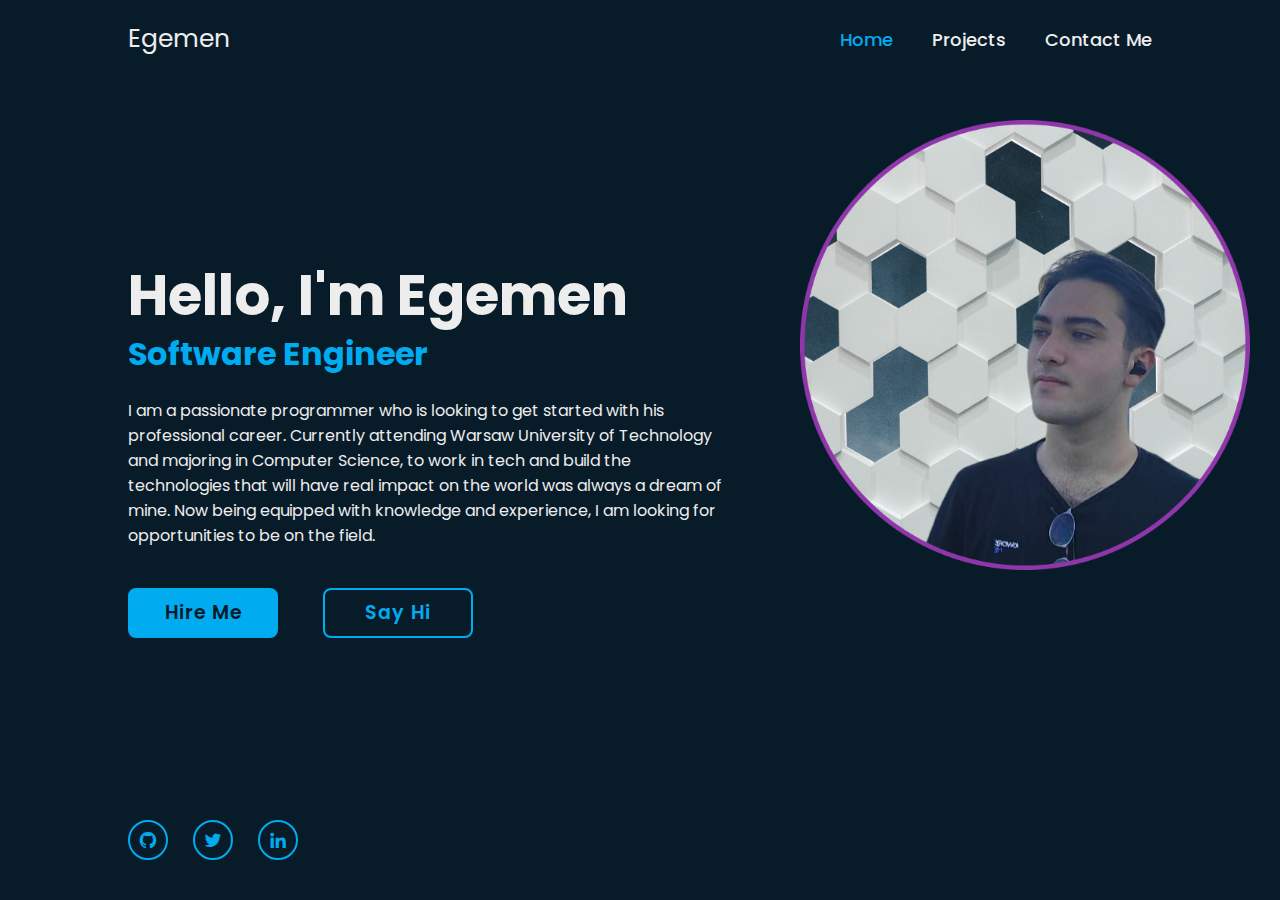
<file: index.html>
<!DOCTYPE html>
<html lang="en">
<head>
    <meta charset="UTF-8">
    <meta http-equiv="X-UA-Compatible" content="IE=edge">
    <meta name="viewport" content="width=device-width, initial-scale=1.0">
    <meta name="description" content="I am Egemen, a passionate software engineer who is looking to expand his knowledge and gain new experiences. Learn more about me and my work. ">
    <meta property="og:title" content="Egemen Inanc">
    <meta property="og:description" content="I am Egemen, a passionate software engineer who is looking to expand his knowledge and gain new experiences. Learn more about me and my work. ">
    <meta property="og:image" content="resources/images/pfp.png">
    <meta property="og:url" content="https://egemen-inanc.github.io/egemeninanc/">
    <meta property="og:type" content="website">
    <link href='https://unpkg.com/boxicons@2.1.4/css/
boxicons.min.css' rel='stylesheet'>
    <link rel="stylesheet" href="style.css">
    <link rel="icon" type="image/x-icon" href="resources/images/favicon.ico">
    <title>Egemen Inanc</title>
</head>
<body>
    <header class="header">
        <a href="#" class="logo">Egemen</a>
        <nav class="navbar">
            <a href="index.html" class = "active">Home</a>
            <a href="projects.html">Projects</a>
            <a href="contact-me.html">Contact Me</a>
        </nav>
    </header>
    <section class="home">
        <div class="home-content">
            <h1>Hello,  I'm Egemen</h1>
            <h3>Software Engineer</h3>
            <p>
                I am a passionate programmer who is looking to get started with his professional career.
                 Currently attending Warsaw University of Technology and majoring in Computer Science, 
                 to work in tech and build the technologies that will have real impact on the world was always a dream of mine.
                 Now being equipped with knowledge and experience, I am looking for opportunities to be on the field.
            </p>
            <div class="btn-box">
                <a href="mailto:egemen1692@hotmail.com?subject=Job Offer!">Hire Me</a>
                <a href="https://t.me/EgemenInanc">Say Hi</a>
            </div>
        <div class="home-sci">
            <a href="https://github.com/Egemen-Inanc"><i class='bx bxl-github'></i></a>
            <a href="https://twitter.com/therealegemen"><i class='bx bxl-twitter'></i></a>
            <a href="https://www.linkedin.com/in/egemen-inanc%F0%9F%91%BE-79519a187/"><i class='bx bxl-linkedin'></i></a>
        </div>
        <img class="home-img" src="resources\images\pfp.png"></img>
    </section>
</body>
</html>
</file>
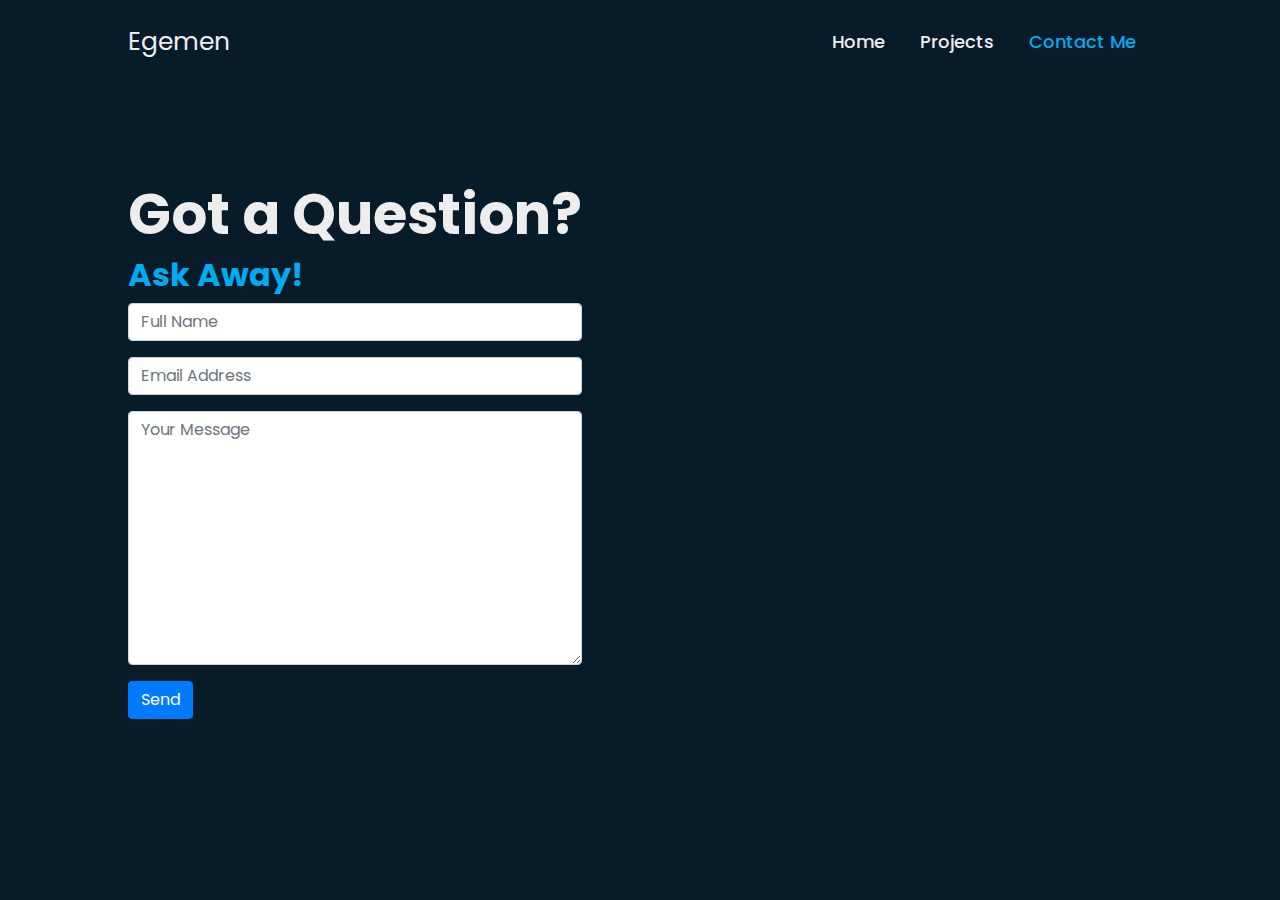
<file: contact-me.html>
<!DOCTYPE html>
<html lang="en">
<head>
    <meta charset="UTF-8">
    <meta name="viewport" content="width=device-width, initial-scale=1.0">
    <meta name="description" content="I am Egemen, a passionate software engineer who is looking to expand his knowledge and gain new experiences. Learn more about me and my work. ">
    <meta property="og:title" content="Egemen Inanc">
    <meta property="og:description" content="I am Egemen, a passionate software engineer who is looking to expand his knowledge and gain new experiences. Learn more about me and my work. ">
    <meta property="og:image" content="resources/images/pfp.png">
    <meta property="og:url" content="https://egemen-inanc.github.io/egemeninanc/">
    <meta property="og:type" content="website">
    <link rel="stylesheet" href="https://cdn.jsdelivr.net/npm/bootstrap@4.4.1/dist/css/bootstrap.min.css" integrity="sha384-Vkoo8x4CGsO3+Hhxv8T/Q5PaXtkKtu6ug5TOeNV6gBiFeWPGFN9MuhOf23Q9Ifjh" crossorigin="anonymous">
    <link rel="stylesheet" href="style.css">
    <link rel="icon" type="image/x-icon" href="resources/images/favicon.ico">
    <title>Contact Me</title>
</head>
<body>
    <header class="header">
        <a href="#" class="logo" style="text-decoration: none;">Egemen</a>
        <nav class="navbar">
            <a href="index.html" >Home</a>
            <a href="projects.html">Projects</a>
            <a href="contact-me.html" class="active">Contact Me</a>
        </nav>
    </header>
    <section class="contact">
        <div class="contact-content">
            <h1>Got a Question?</h1>
            <h3>Ask Away!</h3>
            <form action="https://formsubmit.co/egemen1692@hotmail.com" method="POST">
                <div class="form-group">
                    <input type="text" name="name" class="form-control" placeholder="Full Name" required>
                </div>
                <div class="form-group">
                    <input type="email" name="email" class="form-control" placeholder="Email Address" required>
                </div>
                <div class="form-group">
                    <textarea placeholder="Your Message" class="form-control" name="message" rows="10" required></textarea>
                </div>
                <button type="submit" class="btn btn-primary">Send</button>
            </form>
            
    </section>
</body>
</html>
</file>
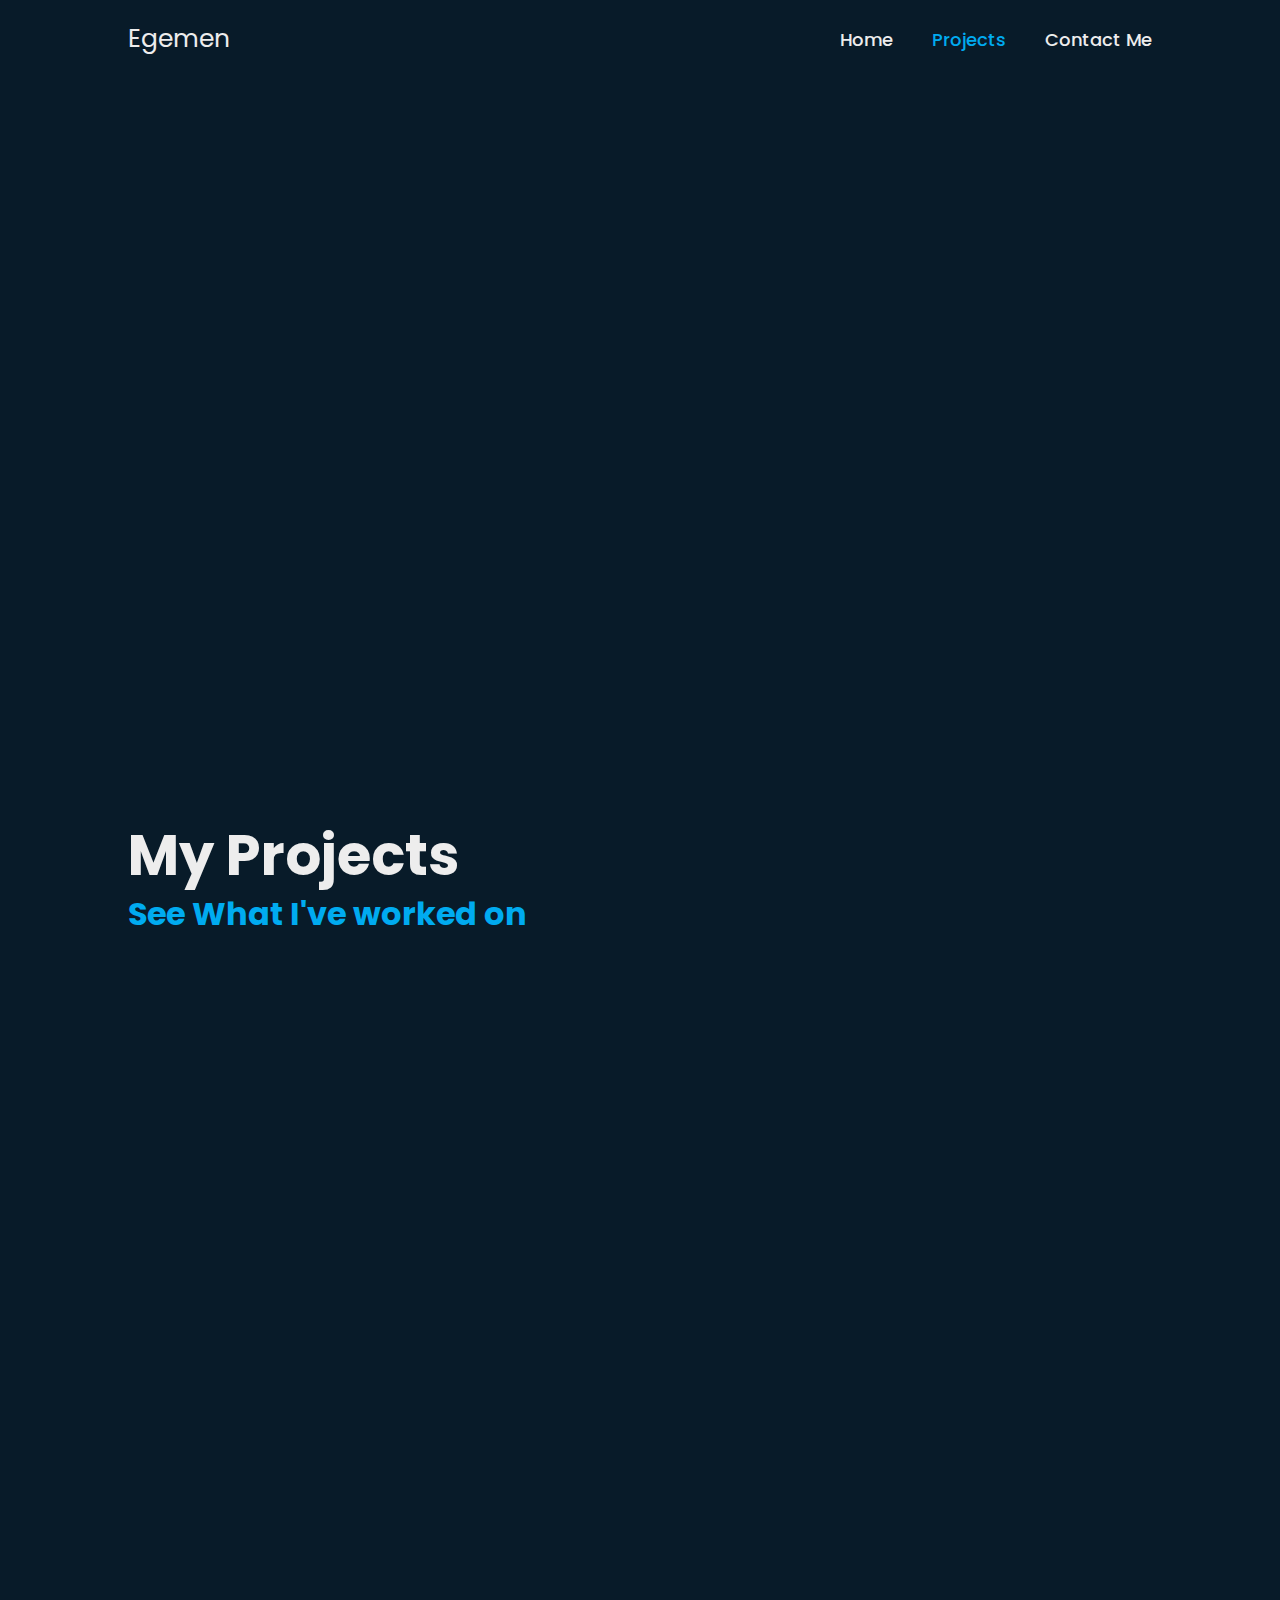
<file: projects.html>
<!DOCTYPE html>
<html lang="en">
<head>
    <meta charset="UTF-8">
    <meta http-equiv="X-UA-Compatible" content="IE=edge">
    <meta name="viewport" content="width=device-width, initial-scale=1.0">
    <meta name="description" content="I am Egemen, a passionate software engineer who is looking to expand his knowledge and gain new experiences. Learn more about me and my work. ">
    <meta property="og:title" content="Egemen Inanc">
    <meta property="og:description" content="I am Egemen, a passionate software engineer who is looking to expand his knowledge and gain new experiences. Learn more about me and my work. ">
    <meta property="og:image" content="resources/images/pfp.png">
    <meta property="og:url" content="https://egemen-inanc.github.io/egemeninanc/">
    <meta property="og:type" content="website">
    <link rel="stylesheet" href="style.css">
    <link href='https://fonts.googleapis.com/css2?family=IBM+Plex+Sans:wght@400;700&family=Montserrat:wght@300;400;700;900&family=Poppins:wght@500&family=Readex+Pro:wght@400;500;600;700&family=Ubuntu&display=swap'>
    <link rel="icon" type="image/x-icon" href="resources/images/favicon.ico">
    <title>Egemen Inanc</title>
</head>
<body>
    <header class="header">
        <a href="#" class="logo">Egemen</a>
        <nav class="navbar">
            <a href="index.html" >Home</a>
            <a href="projects.html" class="active">Projects</a>
            <a href="contact-me.html">Contact Me</a>
        </nav>
    </header>

    <section class="projects">
        <div>
            <div class="projects-content">
                <h1>My Projects</h1>
                <h3>See What I've worked on</h3>
            </div>
            <ul class="repo-list">
        
            </ul>
        </div>
        
    </section>
    <!-- displays the github content -->
    
    <script src="resources\scripts\github-fetcher"></script>
</body>
</html>
</file>
<file: style.css>
@import url('https://fonts.googleapis.com/css2?family=IBM+Plex+Sans:wght@400;700&family=Montserrat:wght@300;400;700;900&family=Poppins:wght@500&family=Readex+Pro:wght@400;500;600;700&family=Ubuntu&display=swap');
*{
    margin: 0;
    padding: 0;
    box-sizing: border-box;
    font-family: 'Poppins', sans-serif;    
}

body{
    background: #081b29;
    color: #ededed;
    
}
.header{
    position: fixed;
    top: 0;
    left: 0;
    width: 100%;
    padding: 20px 10%;
    background: #081b29;
    display: flex;
    justify-content: space-between;
    align-items: center;
    z-index: 100;
}
.logo{
    font-size: 25px;
    color: #ededed;
    text-decoration: none;
    font-size: 600;
}

.navbar a{
    font-size: 18px;
    color: #ededed;
    text-decoration: none;
    font-weight: 500;
    margin-left: 35px;
    transition: .3s;
}
.navbar a:hover, .navbar a.active{
    color: #00abf0;
}
.home{
    display: flex;
    height: 100vh;
    align-items:  center;
    padding: 0 10%;
}
.projects{
    display: flex;
    height: 200vh;
    align-items:  center;
    padding: 0 10%;
}
.projects-content{
    max-width: 600px;
}
.projects-content h1{
    font-size: 56px;
    font-weight: 700;
    line-height: 1.2 ;
    
}
.projects-content h3{
    font-size: 32px;
    font-weight: 700;
    color: #00abf0;
}


.home-content{
    max-width: 600px;
}
.home-content h1{
    font-size: 56px;
    font-weight: 700;
    line-height: 1.2;
}
.home-content h3{
    font-size: 32px;
    font-weight: 700;
    color: #00abf0;
}
.home-content p{
    font-size: 16px;
    margin: 20px 0 40px;
}
.home-content .btn-box{
    display: flex;
    justify-content:  space-between;
    width: 345px;
    height: 50px;
}
.contact{
    display: flex;
    height: 100vh;
    align-items:  center;
    padding: 0 10%;
}
.contact-content{
    max-width: 600px;
}
.contact-content h1{
    font-size: 56px;
    font-weight: 700;
    line-height: 1.2;
}
.contact-content h3{
    font-size: 32px;
    font-weight: 700;
    color: #00abf0;
}
.btn-box a{
    position: relative;
    display: inline-flex;
    justify-content: center;
    align-items:center;
    width: 150px;
    height: 100%;
    background: #00abf0;
    border: 2px solid #00abf0;
    border-radius: 8px;
    font-size: 19px;
    color: #081b29;
    text-decoration: none;
    font-weight: 600;
    letter-spacing: 1px;
    z-index: 1;
    overflow: hidden;
    transition: .5s;
}
.btn-box a:hover{
    color: #00abf0;
}
.btn-box a:nth-child(2){
 background: transparent;
 color: #00abf0;
}
.btn-box a:nth-child(2):hover{
    color: #081b29;
   }
.btn-box a:nth-child(2)::before{
    background: #00abf0;
   }
.btn-box a::before{
    content: '';
    position: absolute ;
    top: 0 ;
    left: 0;
    width: 0;
    height: 100%;
    background: #081b29;
    z-index: -1;
    transition: .5s;
}
.btn-box a:hover::before{
    width: 100%;
}
.home-sci {
position: absolute;
bottom: 40px;
width: 170px;
display: flex;
justify-content: space-between;
}
.home-sci a {
position:relative ;
display: inline-flex;
justify-content: center;
align-items: center;
width: 40px;
height: 40px;
background: transparent;
border: 2px solid #00abf0;
border-radius: 50%;
font-size: 20px;
color: #00abf0;
text-decoration: none;
z-index: 1;
overflow: hidden;
transition: .5s;
}
.home-sci a:hover{
    color: #ededed;
}
.home-sci a::before {
content: '';
position: absolute;
top: 0;
left: 0;
width: 0;
height: 100%;
background: #00abf0;
z-index: -1;
transition: .5s;
overflow: hidden;
}
.home-sci a:hover::before {
width: 100%;
}
.home-image {
    flex: 1;
    display: flex;
    justify-content: center;
    align-items: center;
}

.home-img{
    position: absolute;
    top: 120px;
    right: 30px;
    width: 450px;
    height: 450px;
    background: transparent;
    transform: scaleX(-1);
}
.repo-list {
    display: grid;
    grid-template-columns: repeat(3, 1fr);
    grid-gap: 20px;
    padding: 20px;
    list-style: none;
}
.repo-item {
    background: rgba(255, 255, 255, 0.2);
    padding: 20px;
    border-radius: 16px;
    box-shadow: 0 4px 30px rgba(0, 0, 0, 0.1);
    backdrop-filter: blur(5px);
    -webkit-backdrop-filter: blur(5px);
    border: 1px solid rgba(255, 255, 255, 0.3);
}
.repo-name {
    font-weight: 700;
    font-size: 20px;
    color: #ededed;
    margin-bottom: 5px;
}
.repo-description {
    color: #ededed;
    margin-bottom: 10px;
}
.repo-link {
    color: #00abf0;
    text-decoration: none;
    font-weight: 500;
}
</file>
